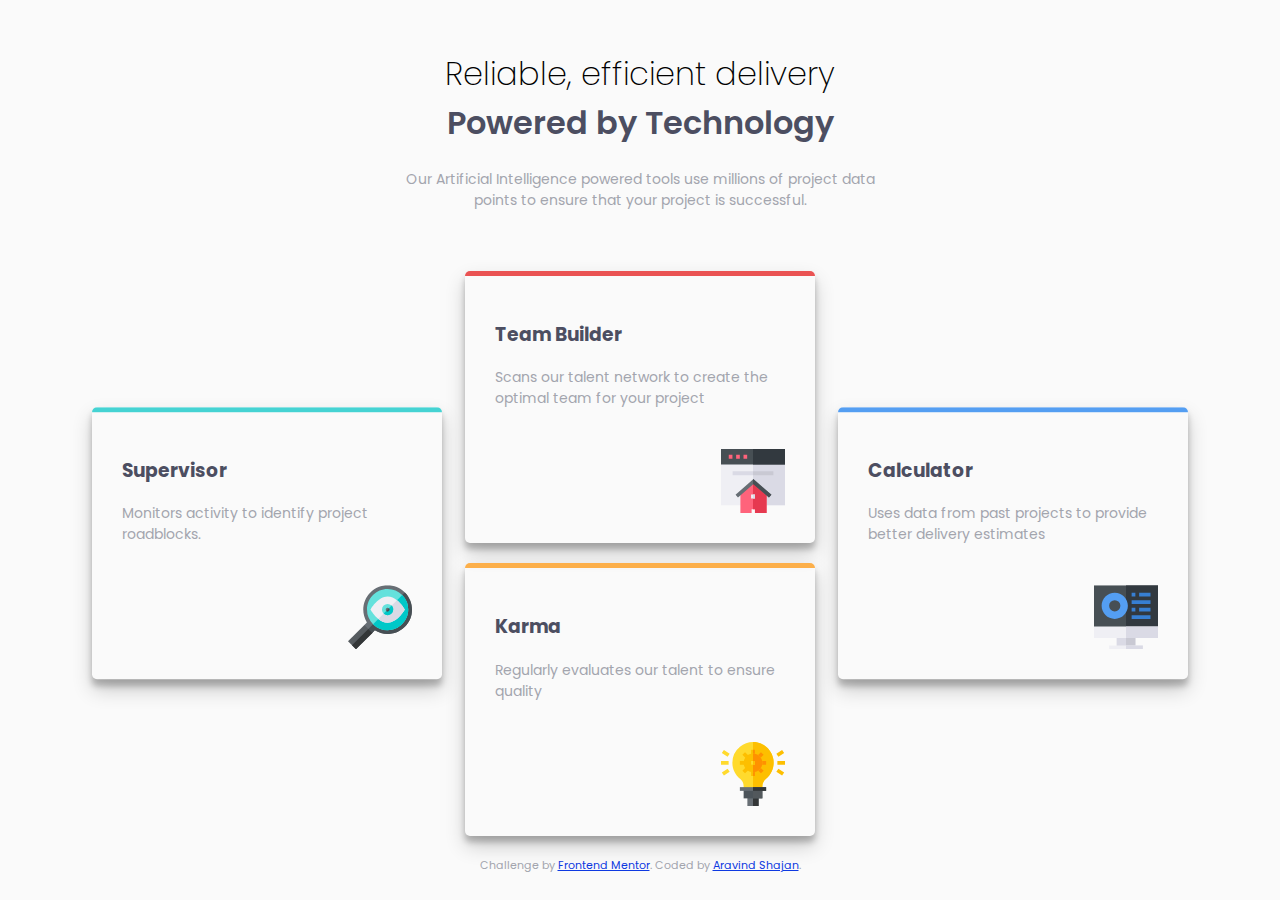
<file: index.html>
<!DOCTYPE html>
<html lang="en">
  <head>
    <meta charset="UTF-8" />
    <meta name="viewport" content="width=device-width, initial-scale=1.0" />
    <!-- displays site properly based on user's device -->

    <link
      rel="icon"
      type="image/png"
      sizes="32x32"
      href="./images/favicon-32x32.png"
    />

    <title>Four card feature section</title>

    <!-- css linking -->
    <link rel="stylesheet" href="style.css" />

    <!-- Feel free to remove these styles or customise in your own stylesheet 👍 -->
    <style>
      .attribution {
        font-size: 11px;
        text-align: center;
      }
      .attribution a {
        color: hsl(228, 88%, 47%);
      }
    </style>
  </head>
  <body>
    <div>
      <header>
        <h1 class="main">Reliable, efficient delivery</h1>
        <h1 class="strong">Powered by Technology</h1>

        <p>
          Our Artificial Intelligence powered tools use millions of project data
          points to ensure that your project is successful.
        </p>
      </header>

      <div class="container">
        <div class="box box-cyan box-push">
          <h3>Supervisor</h3>
          <p>Monitors activity to identify project roadblocks.</p>
          <img class="box-img" src="./images/icon-supervisor.svg" alt="" />
        </div>

        <div class="box box-red">
          <h3>Team Builder</h3>
          <p>
            Scans our talent network to create the optimal team for your project
          </p>
          <img class="box-img" src="./images/icon-team-builder.svg" alt="" />
        </div>

        <div class="box box-blue box-push">
          <h3>Calculator</h3>
          <p>
            Uses data from past projects to provide better delivery estimates
          </p>
          <img class="box-img" src="./images/icon-calculator.svg" alt="" />
        </div>

        <div class="box box-orange">
          <h3>Karma</h3>
          <p>Regularly evaluates our talent to ensure quality</p>
          <img class="box-img" src="./images/icon-karma.svg" alt="" />
        </div>
      </div>
    </div>

    <footer>
      <p class="attribution">
        Challenge by
        <a href="https://www.frontendmentor.io?ref=challenge" target="_blank"
          >Frontend Mentor</a
        >. Coded by <a href="#">Aravind Shajan</a>.
      </p>
    </footer>
  </body>
</html>
</file>
<file: style.css>
@import url("https://fonts.googleapis.com/css2?family=Poppins:wght@200;400;600&display=swap");

* {
  box-sizing: border-box;
}

h1.main {
  font-weight: 200;
  margin-top: 50px;
}
h1.strong {
  font-weight: 600;
  margin-top: -20px;
  color: hsl(234, 12%, 34%);
}

body {
  font-family: "poppins", sans-serif;
  background-color: hsl(0, 0%, 98%);
}

header {
  margin: 50px auto;
  text-align: center;
  max-width: 500px;
}
p {
  color: hsl(229, 6%, 66%);
  font-size: 14px;
}

h3 {
  color: hsl(234, 12%, 34%);
}
.container {
  display: flex;
  max-width: 1120px;
  margin: 0 auto;
  flex-wrap: wrap;
  justify-content: center;
}

.box {
  position: relative;
  overflow: hidden;
  max-width: 350px;
  box-shadow: 0 10px 20px rgba(0, 0, 0, 0.19), 0 6px 6px rgba(0, 0, 0, 0.23);
  padding: 30px;
  border-radius: 5px;
  margin: 10px auto;
}

.box-push {
  transform: translateY(50%);
}

.box-img {
  margin-top: 40px;
  display: block;
  margin-left: auto;
}
.box-red::after {
  content: "";
  background-color: hsl(0, 78%, 62%);
  position: absolute;
  top: 0;
  left: 0;
  height: 5px;
  width: 100%;
}

.box-cyan::after {
  content: "";
  background-color: hsl(180, 62%, 55%);
  position: absolute;
  top: 0;
  left: 0;
  height: 5px;
  width: 100%;
}

.box-orange::after {
  content: "";
  background-color: hsl(34, 97%, 64%);
  position: absolute;
  top: 0;
  left: 0;
  height: 5px;
  width: 100%;
}

.box-blue::after {
  content: "";
  background-color: hsl(212, 86%, 64%);
  position: absolute;
  top: 0;
  left: 0;
  height: 5px;
  width: 100%;
}

@media (max-width: 740px) {
  .box-push {
    transform: translateY(0);
  }
}
</file>
